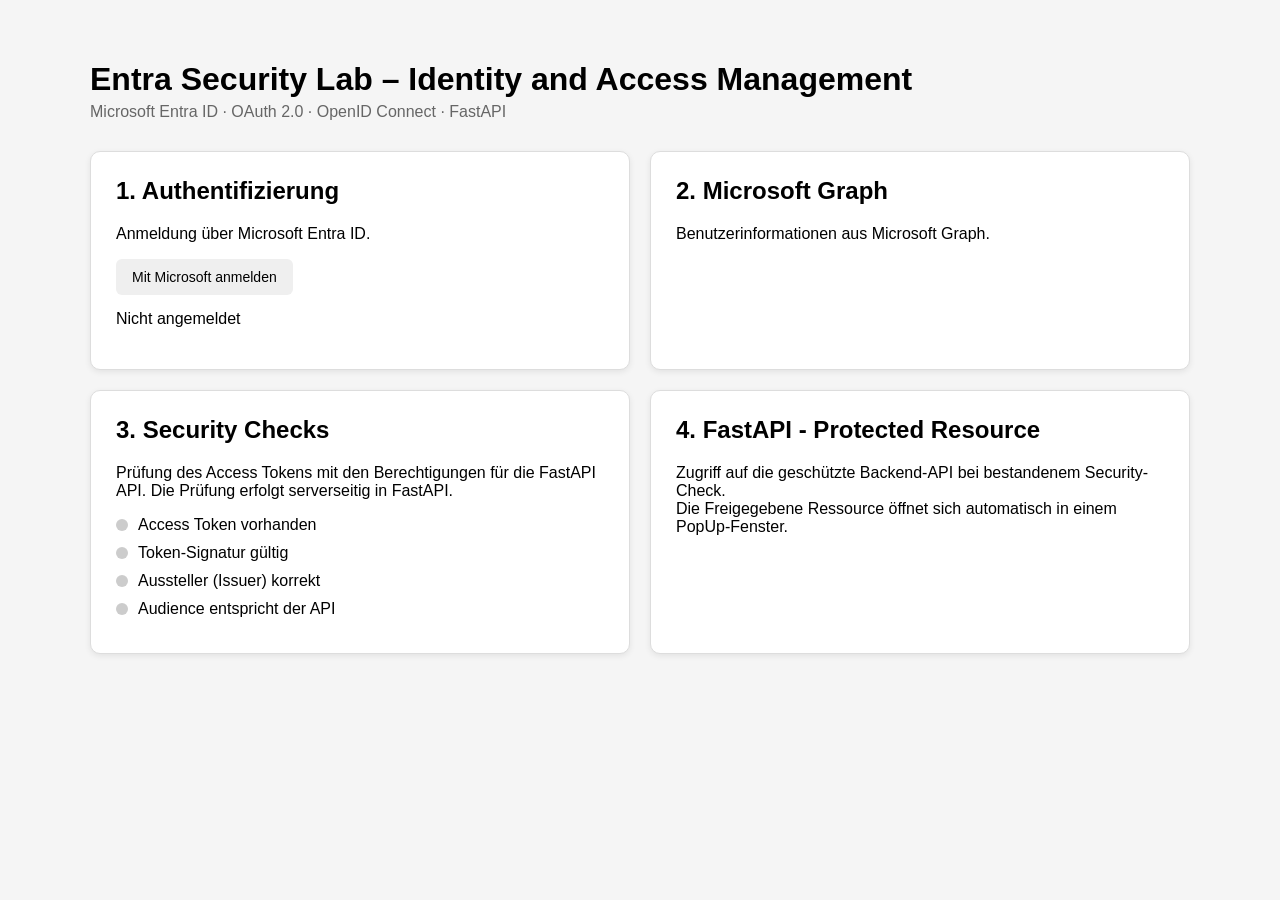
<file: frontend/index.html>
<!DOCTYPE html>
<html lang="de">

<head>
    <meta charset="UTF-8">
    <meta name="viewport" content="width=device-width, initial-scale=1.0">

    <title>Entra Security Lab</title>
    <link rel="stylesheet" href="style.css">

</head>


<body>

    <h1>Entra Security Lab – Identity and Access Management</h1>

    <p class="subtitle">
        Microsoft Entra ID · OAuth 2.0 · OpenID Connect · FastAPI
    </p>


    <div class="grid">

        <!-- 1. Authentcation -->
        <section class="card" id="authCard">

            <h2>1. Authentifizierung</h2>

            <p>
                Anmeldung über Microsoft Entra ID.
            </p>

            <button id="login">
                Mit Microsoft anmelden
            </button>

            <p id="status" class="status">
                Nicht angemeldet
            </p>

        </section>




        <!-- 2. Microsoft Graph -->
        <section class="card" id="graphCard""">

            <h2>2. Microsoft Graph</h2>

            <p>
                Benutzerinformationen aus Microsoft Graph.
            </p>

            <p id="graphName"></p>
            <p id="graphUsername"></p>
            <p id="graphEmail"></p>

        </section>


        <!-- 3. Security Checks  - Token Check-->
        <section class="card" id="securityCard">
            <h2>3. Security Checks</h2>

            <p>
                Prüfung des Access Tokens mit den Berechtigungen für die FastAPI API.
                Die Prüfung erfolgt serverseitig in FastAPI.
            </p>

            <div class="security-test">
                <span class="test-light" id="checkToken"></span>
                <span>Access Token vorhanden</span>
            </div>

            <div class="security-test">
                <span class="test-light" id="checkSignature"></span>
                <span>Token-Signatur gültig</span>
            </div>

            <div class="security-test">
                <span class="test-light" id="checkIssuer"></span>
                <span>Aussteller (Issuer) korrekt</span>
            </div>

            <div class="security-test">
                <span class="test-light" id="checkAudience"></span>
                <span>Audience entspricht der API</span>
            </div>
        </section>

        <!-- 4. FastAPI - protected Ressource -->
        <section class="card" id="fastAPICard""">

            <h2>4. FastAPI - Protected Resource</h2>

            <p>
                Zugriff auf die geschützte Backend-API bei bestandenem Security-Check. <br>
                Die Freigegebene Ressource öffnet sich automatisch in einem PopUp-Fenster.

            </p>

        </section>

    </div>


    <!-- MSAL -->
    <script src="https://alcdn.msauth.net/browser/2.30.0/js/msal-browser.js"
        integrity="sha384-o4ufwq3oKqc7IoCcR08YtZXmgOljhTggRwxP2CLbSqeXGtitAxwYaUln/05nJjit" crossorigin="anonymous">
        </script>
    <script src="app.js"></script>
    <script src="experiment.js"></script>

</body>

</html>
</file>
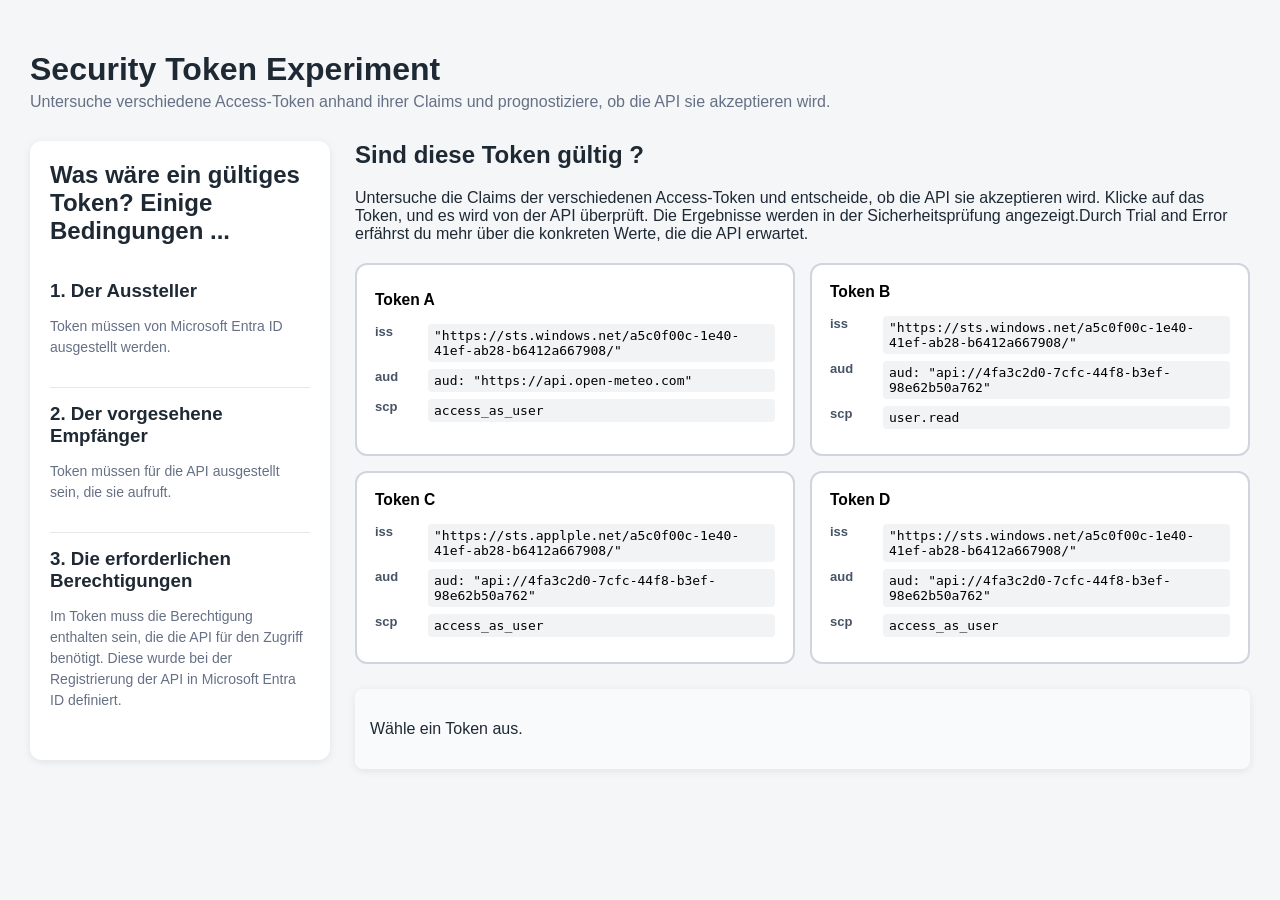
<file: frontend/experiment.html>
<!DOCTYPE html>
<html lang="de">

<head>
    <meta charset="UTF-8">
    <meta name="viewport" content="width=device-width, initial-scale=1.0">

    <title>Security Token Experiment</title>

    <link rel="stylesheet" href="experiment.css">
</head>

<body>

    <h1>Security Token Experiment</h1>

    <p class="subtitle">
        Untersuche verschiedene Access-Token anhand ihrer Claims
        und prognostiziere, ob die API sie akzeptieren wird.
    </p>


    <div class="experiment-layout">

        <!-- LINKE SEITE: ERKLÄRUNGEN ZU DEN RELEVANTEN CLAIMS -->

        <aside class="claims-info">

            <h2>Was wäre ein gültiges Token? Einige Bedingungen ... </h2>

            <div class="claim-info">
                <h3>1. Der Aussteller </h3>
                <p>
                    Token müssen von Microsoft Entra ID ausgestellt werden.
                </p>

            </div>

            <div class="claim-info">
                <h3>2. Der vorgesehene Empfänger</h3>
                <p>
                    Token müssen für die API ausgestellt sein, die sie aufruft.
                </p>

            </div>

            <div class="claim-info">
                <h3>3. Die erforderlichen Berechtigungen</h3>
                <p>
                    Im Token muss die Berechtigung enthalten sein, die die API für den Zugriff benötigt. Diese wurde
                    bei der Registrierung der API in Microsoft Entra ID definiert.
                </p>



        </aside>


        <!-- RECHTE SEITE: TOKEN-SZENARIEN -->

        <main class="token-area">

            <h2>Sind diese Token gültig ?</h2>

            <p>
                Untersuche die Claims der verschiedenen Access-Token und entscheide, ob die API sie akzeptieren wird.
                Klicke auf das Token, und es wird von der API überprüft. Die Ergebnisse werden in der Sicherheitsprüfung
                angezeigt.Durch Trial and Error erfährst du mehr über die konkreten Werte, die die API erwartet.

            </p>


            <div class="token-cards">

                <!-- TOKEN 1 -->
                <!--wrong audience, correct issuer, correct scope-->
                <button class="token-card" id="token1">

                    <h3>Token A</h3>

                    <div class="token-claim">
                        <span>iss</span>
                        <code>"https://sts.windows.net/a5c0f00c-1e40-41ef-ab28-b6412a667908/"</code>
                    </div>

                    <div class="token-claim">
                        <span>aud</span>
                        <code>aud: 
"https://api.open-meteo.com"</code>
                    </div>

                    <div class="token-claim">
                        <span>scp</span>
                        <code>access_as_user</code>
                    </div>




                </button>


                <!-- TOKEN 2 -->
                <!-- correct audience, correct issuer, wrong scope -->

                <button class="token-card" id="token2">

                    <h3>Token B</h3>

                    <div class="token-claim">
                        <span>iss</span>
                        <code>"https://sts.windows.net/a5c0f00c-1e40-41ef-ab28-b6412a667908/"</code>
                    </div>

                    <div class="token-claim">
                        <span>aud</span>
                        <code>aud: 
"api://4fa3c2d0-7cfc-44f8-b3ef-98e62b50a762"</code>
                    </div>

                    <div class="token-claim">
                        <span>scp</span>
                        <code>user.read</code>
                    </div>



                </button>


                <!-- TOKEN 3 -->
                <!-- correct audience, wrong issuer, correct scope -->

                <button class="token-card" id="token3">

                    <h3>Token C</h3>

                    <div class="token-claim">
                        <span>iss</span>
                        <code>"https://sts.applple.net/a5c0f00c-1e40-41ef-ab28-b6412a667908/"</code>
                    </div>

                    <div class="token-claim">
                        <span>aud</span>
                        <code>aud: 
"api://4fa3c2d0-7cfc-44f8-b3ef-98e62b50a762"</code>
                    </div>

                    <div class="token-claim">
                        <span>scp</span>
                        <code>access_as_user</code>
                    </div>


                </button>


                <!-- TOKEN 4 -->
                <!-- correct audience, correct issuer, correct scope -->

                <button class="token-card" id="token4">

                    <h3>Token D</h3>

                    <div class="token-claim">
                        <span>iss</span>
                        <code>"https://sts.windows.net/a5c0f00c-1e40-41ef-ab28-b6412a667908/"</code>
                    </div>

                    <div class="token-claim">
                        <span>aud</span>
                        <code>aud: 
"api://4fa3c2d0-7cfc-44f8-b3ef-98e62b50a762"</code>
                    </div>

                    <div class="token-claim">
                        <span>scp</span>
                        <code>access_as_user</code>
                    </div>


                </button>

            </div>
            <div id="testResult">
                <p>Wähle ein Token aus.</p>
            </div>


        </main>
    </div>
    <script src="experiment.js"></script>
</body>
</file>
<file: frontend/style.css>
body {
    font-family: Arial, sans-serif;
    max-width: 1100px;
    margin: 0 auto;
    padding: 40px 20px;
    background-color: #f5f5f5;
}

h1 {
    margin-bottom: 5px;
}

.subtitle {
    margin-top: 0;
    margin-bottom: 30px;
    color: #666;
}

.grid {
    display: grid;
    grid-template-columns: 1fr 1fr;
    gap: 20px;
}

.card {
    background-color: white;
    border: 1px solid #ddd;
    border-radius: 10px;
    padding: 25px;
    box-shadow: 0 2px 6px rgba(0, 0, 0, 0.08);
}

.card h2 {
    margin-top: 0;
    margin-bottom: 20px;
}

button {
    padding: 10px 16px;
    border: none;
    border-radius: 6px;
    cursor: pointer;
    font-size: 14px;
}

select {
    padding: 10px;
    border-radius: 6px;
    border: 1px solid #bbb;
    margin-right: 8px;
    font-size: 14px;
}

pre {
    background-color: #f0f0f0;
    padding: 12px;
    border-radius: 6px;
    white-space: pre-wrap;
}

.status {
    margin-top: 15px;
}

@media (max-width: 700px) {
    .grid {
        grid-template-columns: 1fr;
    }
}




/*
Success state
*/

.card {
    transition: background-color 0.3s ease,
        border-color 0.3s ease,
        box-shadow 0.3s ease;
}

.card.success {
    background-color: #d1fae5;
    border-color: #22c55e;
    box-shadow: 0 0 15px rgba(34, 197, 94, 0.35);
}


.security-test {
    display: flex;
    align-items: center;
    margin: 10px 0;
}

.test-light {
    width: 12px;
    height: 12px;
    border-radius: 50%;
    background-color: #ccc;
    margin-right: 10px;
}

.test-light.success {
    background-color: #22c55e;
    box-shadow: 0 0 10px rgba(34, 197, 94, 0.6);
}
</file>
<file: frontend/experiment.css>
* {
    box-sizing: border-box;
}

body {
    margin: 0;
    padding: 30px;
    font-family: Arial, sans-serif;
    background: #f4f6f8;
    color: #1f2933;
}

h1 {
    margin-bottom: 5px;
}

.subtitle {
    margin-top: 0;
    color: #667085;
}


/* Gesamtes Experiment */

.experiment-layout {
    display: grid;
    grid-template-columns: 300px 1fr;
    gap: 25px;
    max-width: 1400px;
    margin: 30px auto;
}


/* Linke Seite */

.claims-info {
    background: white;
    padding: 20px;
    border-radius: 12px;
    box-shadow: 0 2px 8px rgba(0, 0, 0, 0.08);
    height: fit-content;
}

.claims-info h2 {
    margin-top: 0;
}

.claim-info {
    border-bottom: 1px solid #e5e7eb;
    padding: 15px 0;
}

.claim-info:last-child {
    border-bottom: none;
}

.claim-info h3 {
    margin: 0 0 6px 0;
}

.claim-info p {
    font-size: 14px;
    line-height: 1.5;
    color: #667085;
}

.claim-info code {
    display: block;
    padding: 7px;
    background: #f1f3f5;
    border-radius: 5px;
    font-size: 12px;
    overflow-wrap: anywhere;
}


/* Rechte Seite */

.token-area {
    min-width: 0;
}

.token-area h2 {
    margin-top: 0;
}


/* Token-Karten */

.token-cards {
    display: grid;
    grid-template-columns: repeat(2, minmax(280px, 1fr));
    gap: 15px;
    margin-top: 20px;
}

.token-card {
    text-align: left;
    background: white;
    border: 2px solid #d0d5dd;
    border-radius: 12px;
    padding: 18px;
    cursor: pointer;
    transition: 0.2s;
    font-family: inherit;
}

.token-card:hover {
    border-color: #667085;
    transform: translateY(-2px);
}

.token-card.selected {
    border-color: #1d4ed8;
    box-shadow: 0 0 0 3px rgba(29, 78, 216, 0.12);
}

.token-card h3 {
    margin-top: 0;
    margin-bottom: 15px;
}

.token-claim {
    display: grid;
    grid-template-columns: 45px 1fr;
    gap: 8px;
    margin: 7px 0;
    font-size: 13px;
}

.token-claim span {
    font-weight: bold;
    color: #475467;
}

.token-claim code {
    background: #f1f3f5;
    padding: 4px 6px;
    border-radius: 4px;
    overflow-wrap: anywhere;
}


/* Prognose */

.prediction {
    background: white;
    margin-top: 25px;
    padding: 22px;
    border-radius: 12px;
    box-shadow: 0 2px 8px rgba(0, 0, 0, 0.08);
}

.prediction h2 {
    margin-top: 0;
}

.prediction label {
    display: block;
    margin: 10px 0;
}

.prediction h3 {
    margin-top: 25px;
}

.prediction button {
    margin-top: 20px;
    padding: 11px 18px;
    border: none;
    border-radius: 7px;
    background: #1d4ed8;
    color: white;
    cursor: pointer;
    font-size: 15px;
}

.prediction button:disabled {
    background: #b8c0cc;
    cursor: not-allowed;
}


/* Ergebnis */

#testResult {
    background: white;
    margin-top: 25px;
    padding: 22px;
    border-radius: 12px;
    box-shadow: 0 2px 8px rgba(0, 0, 0, 0.08);
}

#testResult h2 {
    margin-top: 0;
}

#testResult {
    padding: 15px;
    background: #f8fafc;
    border-radius: 8px;
    min-height: 60px;
}


/* Kleinere Bildschirme */

@media (max-width: 900px) {

    .experiment-layout {
        grid-template-columns: 1fr;
    }

    .token-cards {
        grid-template-columns: 1fr;
    }
}

.token-card.selected {
    border: 3px solid green;
}
</file>
